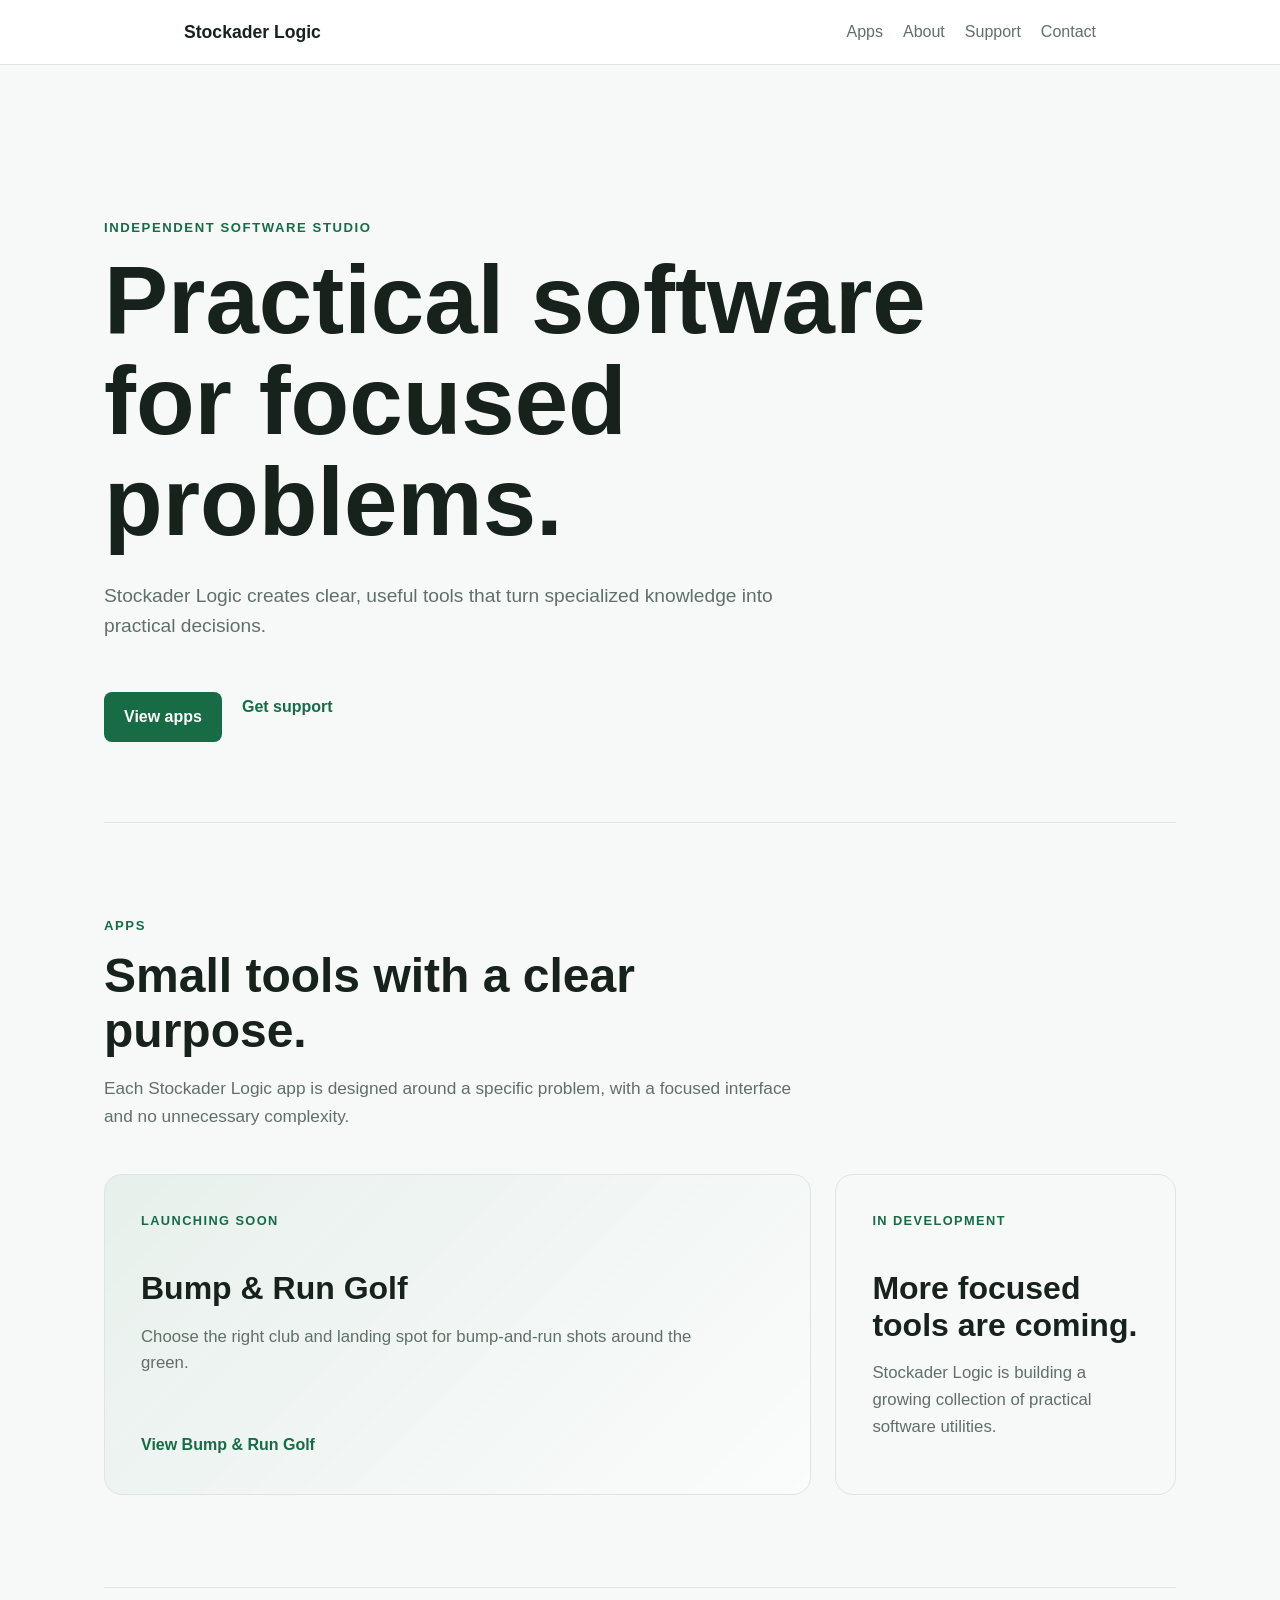
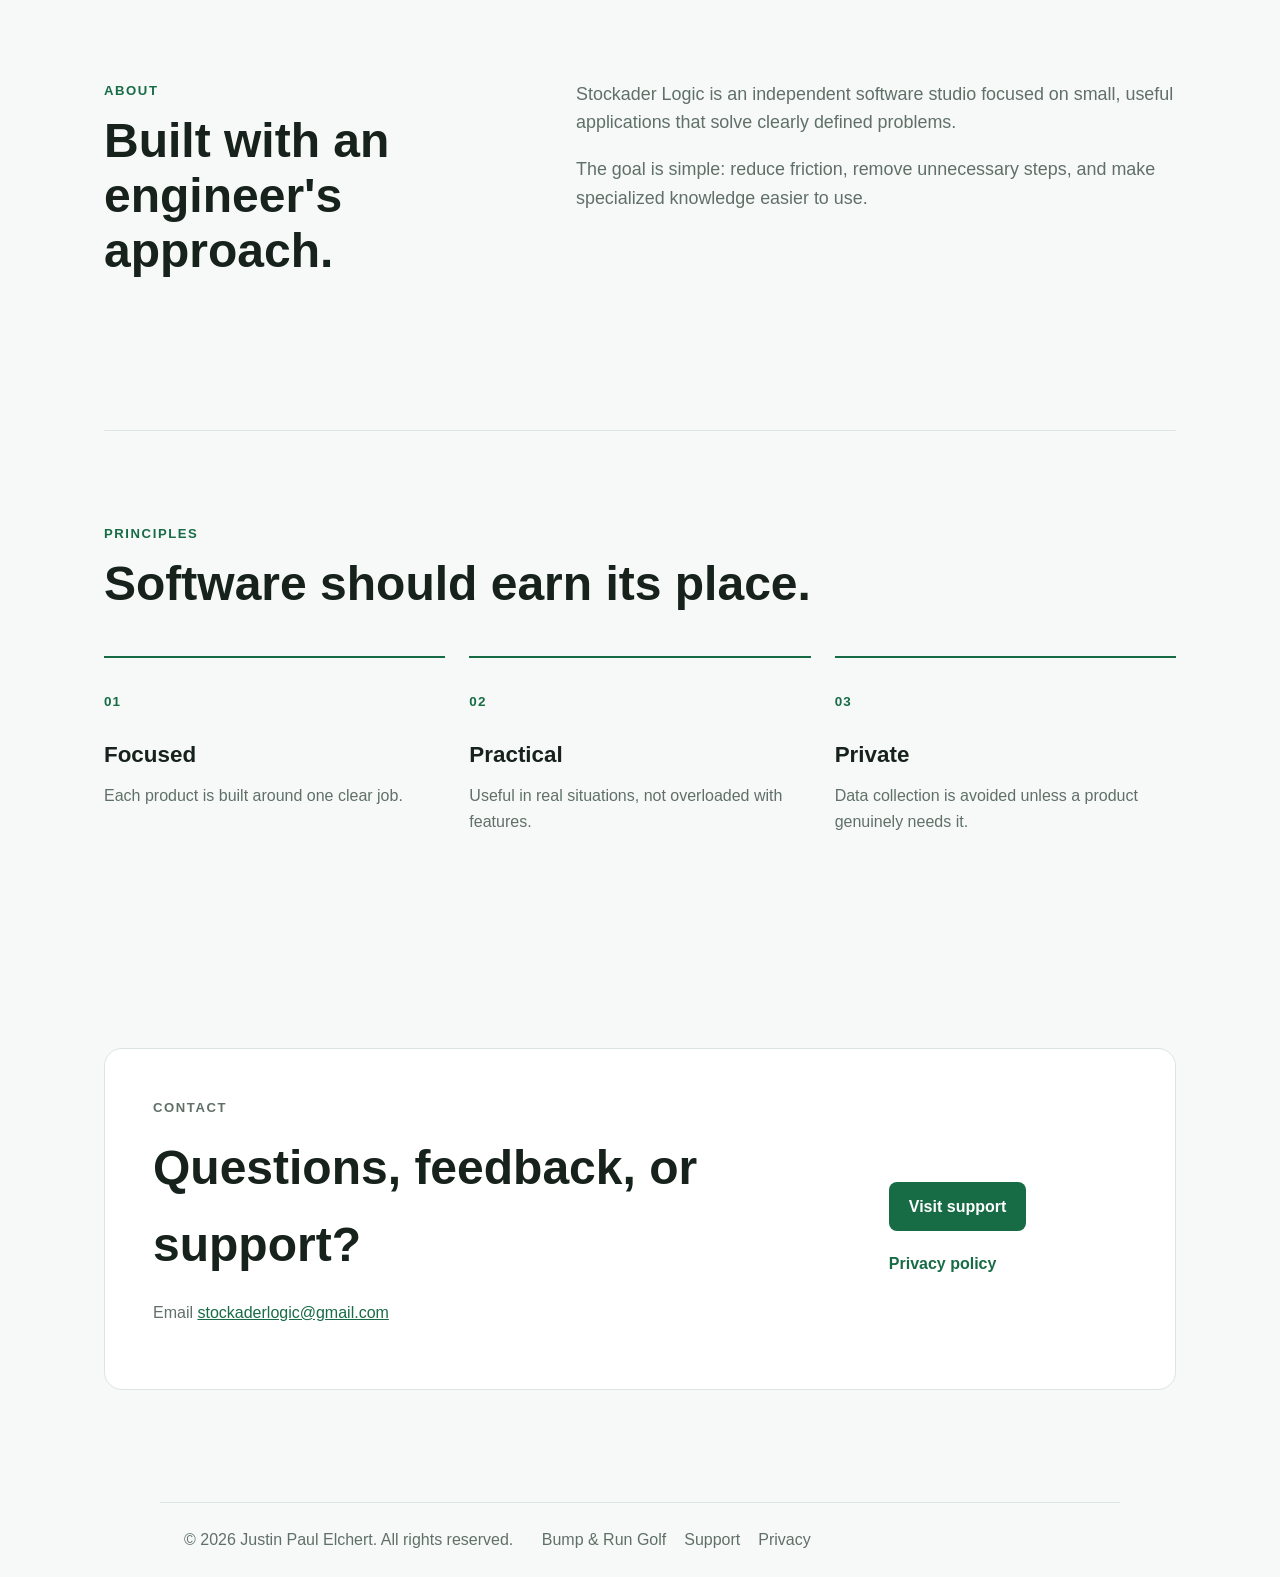
<file: index.html>
<!doctype html>
<html lang="en">
<head>
  <meta charset="utf-8">

  <meta
    name="viewport"
    content="width=device-width, initial-scale=1"
  >

  <meta
    name="description"
    content="Stockader Logic creates focused software utilities for practical problems."
  >

  <title>Stockader Logic</title>

  <link rel="stylesheet" href="/assets/css/style.css">
</head>

<body>
  <header>
    <nav>
      <a class="brand" href="/">Stockader Logic</a>

      <div>
        <a href="#apps">Apps</a>
        <a href="#about">About</a>
        <a href="/support/">Support</a>
        <a href="#contact">Contact</a>
      </div>
    </nav>
  </header>

  <main class="home-page">

    <!-- Hero -->
    <section class="home-hero">
      <div class="home-hero-copy">
        <p class="eyebrow">Independent software studio</p>

        <h1>Practical software for focused problems.</h1>

        <p class="lead">
          Stockader Logic creates clear, useful tools that turn specialized
          knowledge into practical decisions.
        </p>

        <div class="hero-actions">
          <a class="button" href="#apps">
            View apps
          </a>

          <a class="text-button" href="/support/">
            Get support
          </a>
        </div>
      </div>
    </section>

    <!-- Apps -->
    <section id="apps" class="home-section">
      <div class="section-heading">
        <p class="eyebrow">Apps</p>

        <h2>Small tools with a clear purpose.</h2>

        <p>
          Each Stockader Logic app is designed around a specific problem,
          with a focused interface and no unnecessary complexity.
        </p>
      </div>

      <div class="app-grid">
        <article class="app-card featured-app">
          <div>
            <p class="app-status">Launching soon</p>

            <h3>Bump & Run Golf</h3>

            <p>
              Choose the right club and landing spot for bump-and-run shots
              around the green.
            </p>
          </div>

          <a class="text-button" href="/bumpandrun/">
            View Bump & Run Golf
          </a>
        </article>

        <article class="app-card coming-soon-card">
          <div>
            <p class="app-status">In development</p>

            <h3>More focused tools are coming.</h3>

            <p>
              Stockader Logic is building a growing collection of practical
              software utilities.
            </p>
          </div>
        </article>
      </div>
    </section>

    <!-- About -->
    <section id="about" class="home-section about-section">
      <div class="section-heading">
        <p class="eyebrow">About</p>

        <h2>Built with an engineer's approach.</h2>
      </div>

      <div class="about-copy">
        <p>
          Stockader Logic is an independent software studio focused on small,
          useful applications that solve clearly defined problems.
        </p>

        <p>
          The goal is simple: reduce friction, remove unnecessary steps, and
          make specialized knowledge easier to use.
        </p>
      </div>
    </section>

    <!-- Principles -->
    <section class="home-section principles-section">
      <div class="section-heading">
        <p class="eyebrow">Principles</p>

        <h2>Software should earn its place.</h2>
      </div>

      <div class="principle-grid">
        <article>
          <span>01</span>
          <h3>Focused</h3>
          <p>
            Each product is built around one clear job.
          </p>
        </article>

        <article>
          <span>02</span>
          <h3>Practical</h3>
          <p>
            Useful in real situations, not overloaded with features.
          </p>
        </article>

        <article>
          <span>03</span>
          <h3>Private</h3>
          <p>
            Data collection is avoided unless a product genuinely needs it.
          </p>
        </article>
      </div>
    </section>

    <!-- Contact -->
    <section id="contact" class="home-contact">
      <div>
        <p class="eyebrow">Contact</p>

        <h2>Questions, feedback, or support?</h2>

        <p>
          Email
          <a href="mailto:stockaderlogic@gmail.com">
            stockaderlogic@gmail.com
          </a>
        </p>
      </div>

      <div class="contact-links">
        <a class="button" href="/support/">
          Visit support
        </a>

        <a class="text-button" href="/privacy/">
          Privacy policy
        </a>
      </div>
    </section>

  </main>

  <footer>
    <span>© 2026 Justin Paul Elchert. All rights reserved.</span>

    <span class="footer-links">
      <a href="/bumpandrun/">Bump & Run Golf</a>
      <a href="/support/">Support</a>
      <a href="/privacy/">Privacy</a>
    </span>
  </footer>
</body>
</html>
</file>
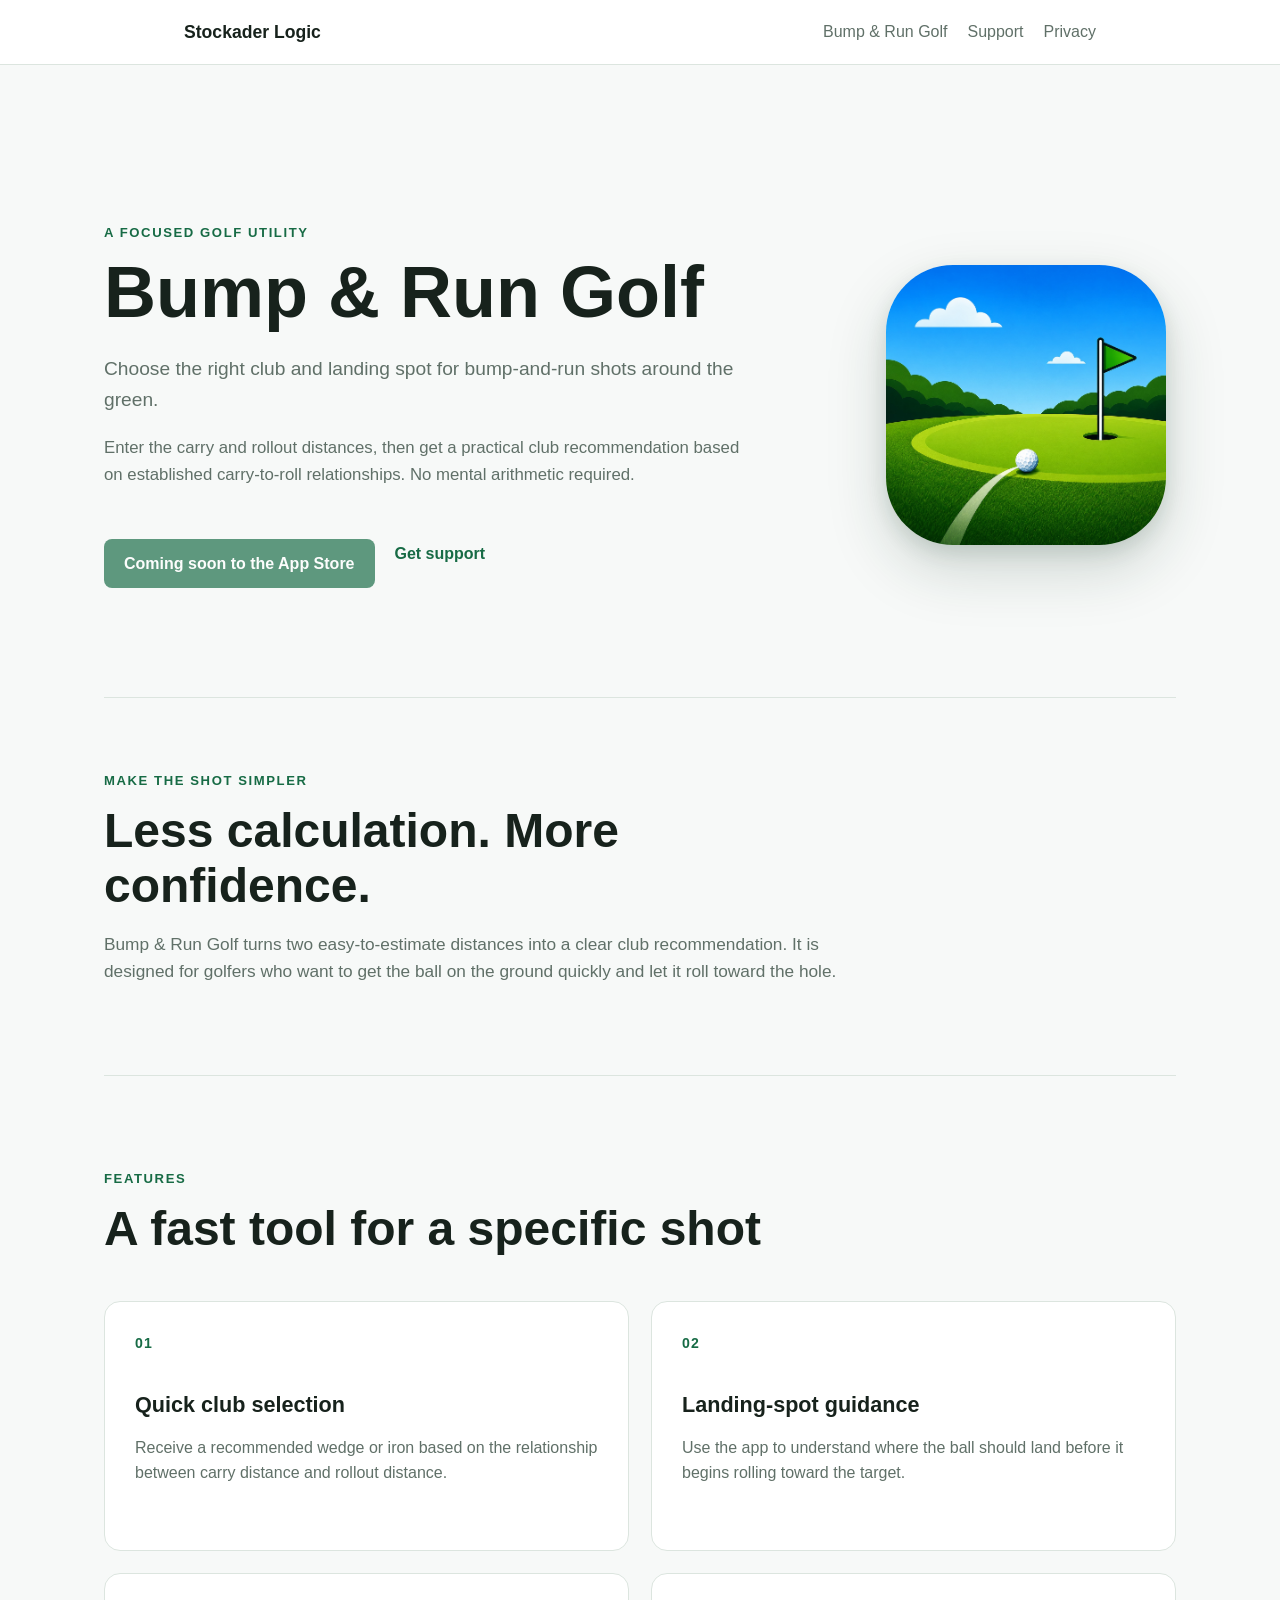
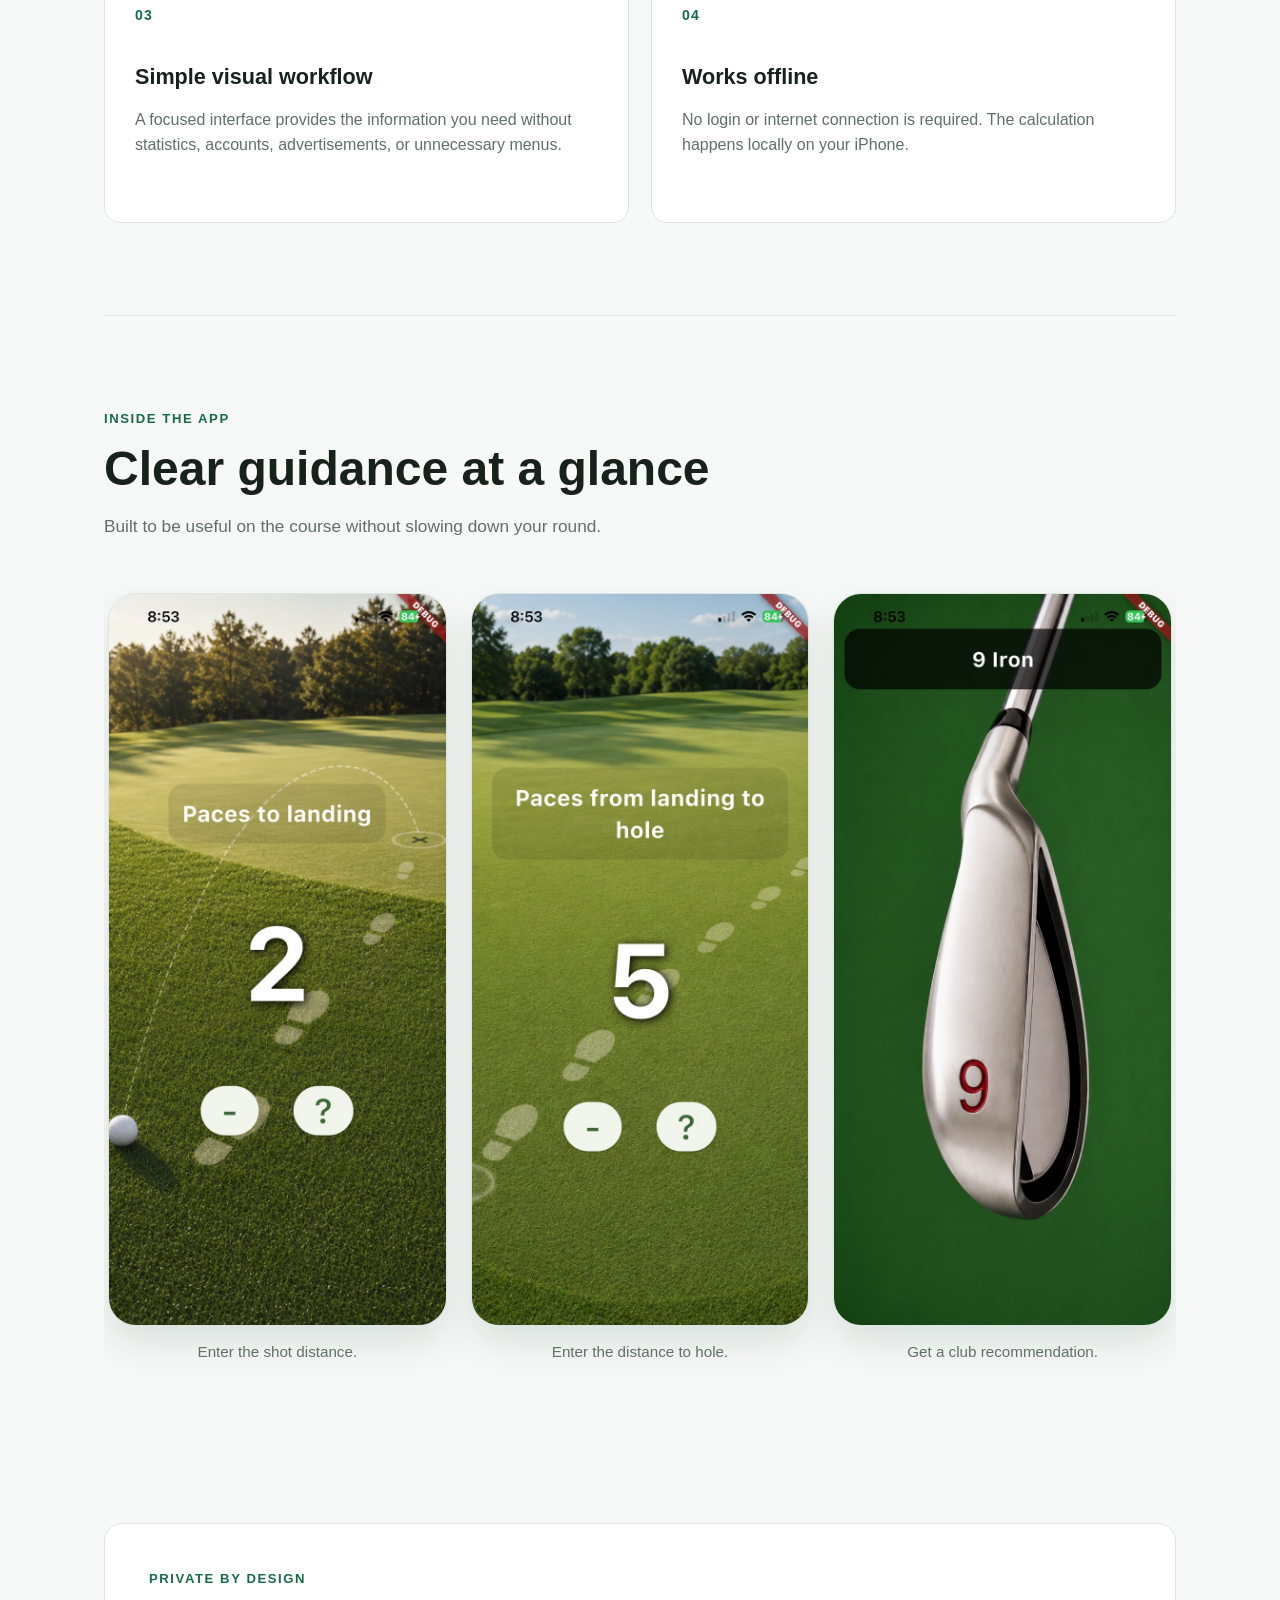
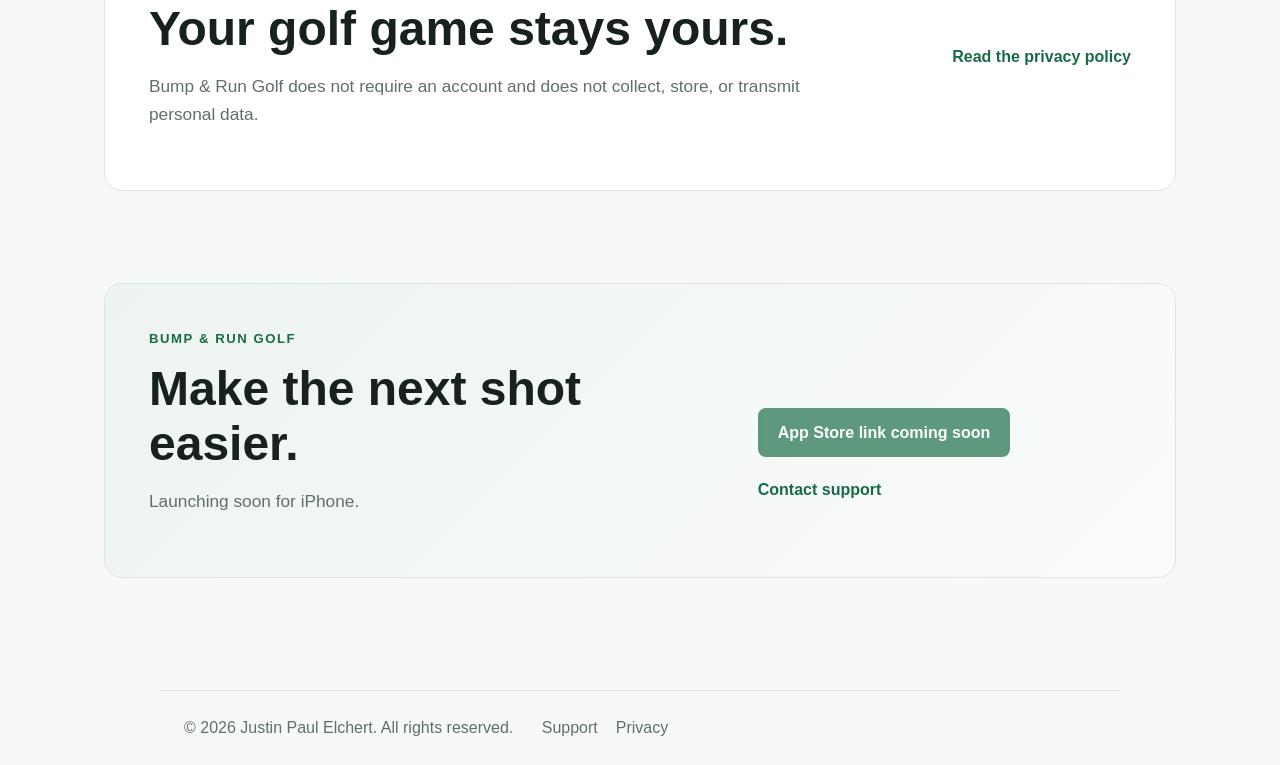
<file: bumpandrun/index.html>
<!doctype html>
<html lang="en">
<head>
  <meta charset="utf-8">

  <meta
    name="viewport"
    content="width=device-width, initial-scale=1"
  >

  <meta
    name="description"
    content="Bump & Run Golf helps golfers choose the right club and landing spot for chip shots around the green."
  >

  <title>Bump & Run Golf | Stockader Logic</title>

  <link rel="stylesheet" href="/assets/css/style.css">
</head>

<body>
  <header>
    <nav>
      <a class="brand" href="/">Stockader Logic</a>

      <div>
        <a href="/bumpandrun/">Bump & Run Golf</a>
        <a href="/support/">Support</a>
        <a href="/privacy/">Privacy</a>
      </div>
    </nav>
  </header>

  <main class="product-page">

    <!-- Hero -->
    <section class="product-hero">
      <div class="product-copy">
        <p class="eyebrow">A focused golf utility</p>

        <h1>Bump & Run Golf</h1>

        <p class="lead">
          Choose the right club and landing spot for bump-and-run shots
          around the green.
        </p>

        <p>
          Enter the carry and rollout distances, then get a practical club
          recommendation based on established carry-to-roll relationships.
          No mental arithmetic required.
        </p>

        <div class="hero-actions">
          <a
            class="button app-store-button disabled"
            href="#"
            aria-disabled="true"
          >
            Coming soon to the App Store
          </a>

          <a class="text-button" href="/support/">
            Get support
          </a>
        </div>
      </div>

      <div class="product-icon-wrap">
        <img
          class="product-icon"
          src="/assets/images/bumpandrun/app-icon.png"
          alt="Bump & Run Golf app icon"
        >
      </div>
    </section>

    <!-- Overview -->
    <section class="product-intro">
      <div>
        <p class="eyebrow">Make the shot simpler</p>

        <h2>Less calculation. More confidence.</h2>

        <p>
          Bump & Run Golf turns two easy-to-estimate distances into a clear
          club recommendation. It is designed for golfers who want to get
          the ball on the ground quickly and let it roll toward the hole.
        </p>
      </div>
    </section>

    <!-- Features -->
    <section class="feature-section">
      <div class="section-heading">
        <p class="eyebrow">Features</p>
        <h2>A fast tool for a specific shot</h2>
      </div>

      <div class="feature-grid">
        <article class="feature-card">
          <div class="feature-number">01</div>

          <h3>Quick club selection</h3>

          <p>
            Receive a recommended wedge or iron based on the relationship
            between carry distance and rollout distance.
          </p>
        </article>

        <article class="feature-card">
          <div class="feature-number">02</div>

          <h3>Landing-spot guidance</h3>

          <p>
            Use the app to understand where the ball should land before it
            begins rolling toward the target.
          </p>
        </article>

        <article class="feature-card">
          <div class="feature-number">03</div>

          <h3>Simple visual workflow</h3>

          <p>
            A focused interface provides the information you need without
            statistics, accounts, advertisements, or unnecessary menus.
          </p>
        </article>

        <article class="feature-card">
          <div class="feature-number">04</div>

          <h3>Works offline</h3>

          <p>
            No login or internet connection is required. The calculation
            happens locally on your iPhone.
          </p>
        </article>
      </div>
    </section>

    <!-- Screenshots -->
    <section class="screenshots-section">
      <div class="section-heading">
        <p class="eyebrow">Inside the app</p>
        <h2>Clear guidance at a glance</h2>

        <p>
          Built to be useful on the course without slowing down your round.
        </p>
      </div>

      <div class="screenshot-grid">
        <figure class="screenshot-card">
          <img
            src="/assets/images/bumpandrun/screenshot-1.png"
            alt="Bump & Run Golf shot input screen"
            loading="lazy"
          >

          <figcaption>
            Enter the shot distance.
          </figcaption>
        </figure>

        <figure class="screenshot-card">
          <img
            src="/assets/images/bumpandrun/screenshot-2.png"
            alt="Bump & Run Golf club recommendation screen"
            loading="lazy"
          >

          <figcaption>
            Enter the distance to hole.
          </figcaption>
        </figure>

        <figure class="screenshot-card">
          <img
            src="/assets/images/bumpandrun/screenshot-3.png"
            alt="Bump & Run Golf landing guidance screen"
            loading="lazy"
          >

          <figcaption>
            Get a club recommendation.
          </figcaption>
        </figure>

      </div>
    </section>

    <!-- Privacy -->
    <section class="privacy-callout">
      <div>
        <p class="eyebrow">Private by design</p>

        <h2>Your golf game stays yours.</h2>

        <p>
          Bump & Run Golf does not require an account and does not collect,
          store, or transmit personal data.
        </p>
      </div>

      <a class="text-button" href="/privacy/">
        Read the privacy policy
      </a>
    </section>

    <!-- Final CTA -->
    <section class="product-cta">
      <div>
        <p class="eyebrow">Bump & Run Golf</p>

        <h2>Make the next shot easier.</h2>

        <p>
          Launching soon for iPhone.
        </p>
      </div>

      <div class="cta-links">
        <a
          class="button disabled"
          href="#"
          aria-disabled="true"
        >
          App Store link coming soon
        </a>

        <a class="text-button" href="/support/">
          Contact support
        </a>
      </div>
    </section>

  </main>

  <footer>
    <span>© 2026 Justin Paul Elchert. All rights reserved.</span>

    <span class="footer-links">
      <a href="/support/">Support</a>
      <a href="/privacy/">Privacy</a>
    </span>
  </footer>
</body>
</html>
</file>
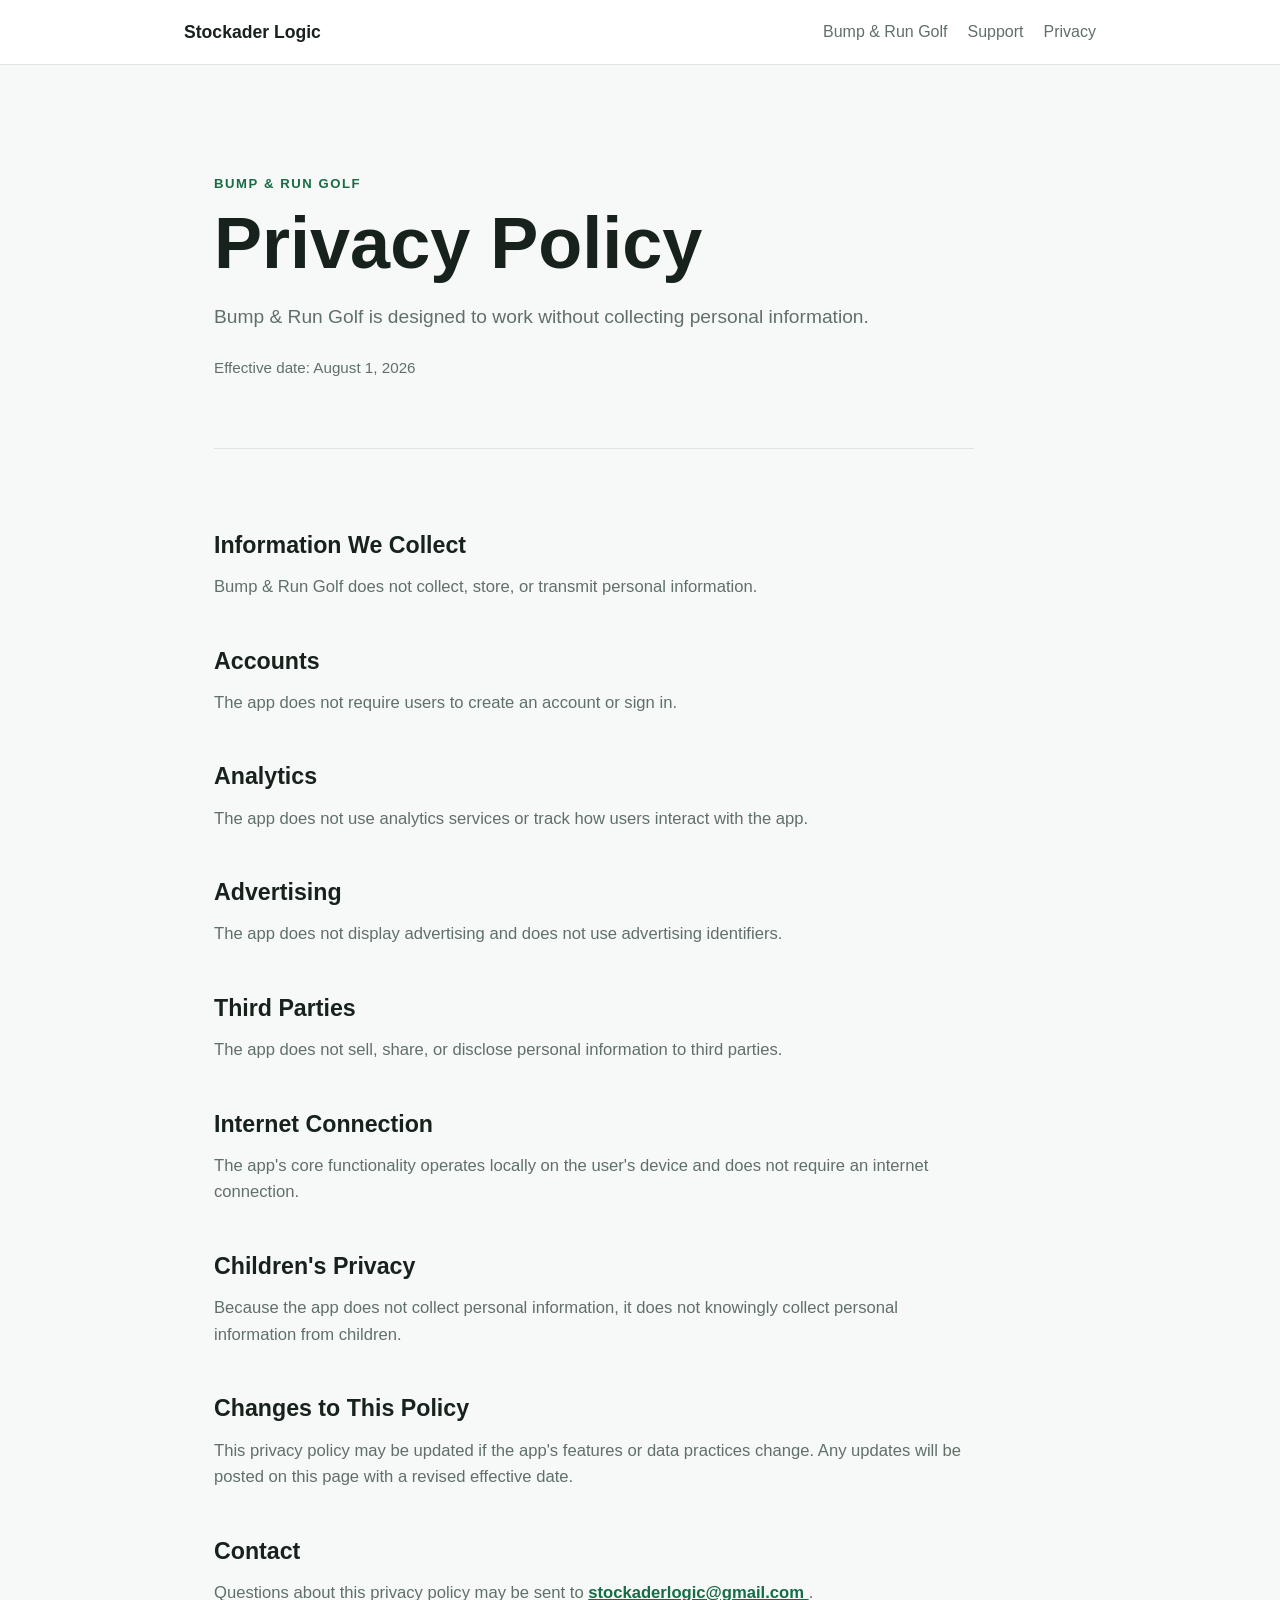
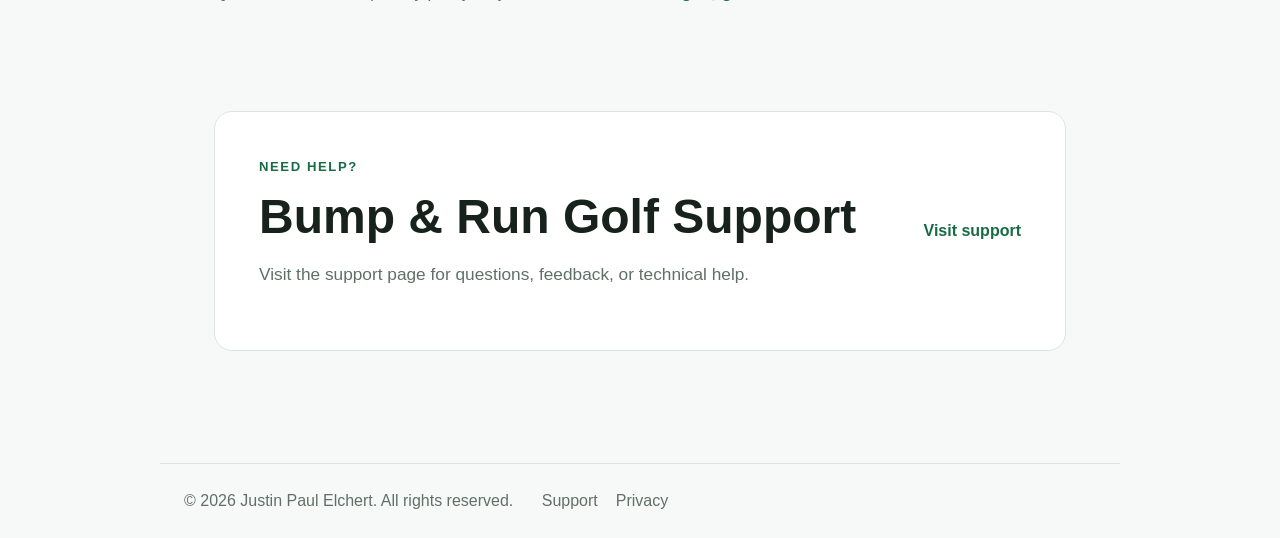
<file: privacy/index.html>
<!doctype html>
<html lang="en">
<head>
  <meta charset="utf-8">

  <meta
    name="viewport"
    content="width=device-width, initial-scale=1"
  >

  <meta
    name="description"
    content="Privacy policy for Bump & Run Golf."
  >

  <title>Privacy Policy | Bump & Run Golf</title>

  <link rel="stylesheet" href="/assets/css/style.css">
</head>

<body>
  <header>
    <nav>
      <a class="brand" href="/">Stockader Logic</a>

      <div>
        <a href="/bumpandrun/">Bump & Run Golf</a>
        <a href="/support/">Support</a>
        <a href="/privacy/">Privacy</a>
      </div>
    </nav>
  </header>

  <main class="policy-page">
    <section class="policy-header">
      <p class="eyebrow">Bump & Run Golf</p>

      <h1>Privacy Policy</h1>

      <p class="lead">
        Bump & Run Golf is designed to work without collecting personal
        information.
      </p>

      <p class="policy-date">
        Effective date: August 1, 2026
      </p>
    </section>

    <section class="policy-content">
      <h2>Information We Collect</h2>

      <p>
        Bump & Run Golf does not collect, store, or transmit personal
        information.
      </p>

      <h2>Accounts</h2>

      <p>
        The app does not require users to create an account or sign in.
      </p>

      <h2>Analytics</h2>

      <p>
        The app does not use analytics services or track how users interact
        with the app.
      </p>

      <h2>Advertising</h2>

      <p>
        The app does not display advertising and does not use advertising
        identifiers.
      </p>

      <h2>Third Parties</h2>

      <p>
        The app does not sell, share, or disclose personal information to
        third parties.
      </p>

      <h2>Internet Connection</h2>

      <p>
        The app's core functionality operates locally on the user's device
        and does not require an internet connection.
      </p>

      <h2>Children's Privacy</h2>

      <p>
        Because the app does not collect personal information, it does not
        knowingly collect personal information from children.
      </p>

      <h2>Changes to This Policy</h2>

      <p>
        This privacy policy may be updated if the app's features or data
        practices change. Any updates will be posted on this page with a
        revised effective date.
      </p>

      <h2>Contact</h2>

      <p>
        Questions about this privacy policy may be sent to
        <a href="mailto:stockaderlogic@gmail.com">
          stockaderlogic@gmail.com
        </a>.
      </p>
    </section>

    <section class="privacy-callout">
      <div>
        <p class="eyebrow">Need help?</p>

        <h2>Bump & Run Golf Support</h2>

        <p>
          Visit the support page for questions, feedback, or technical help.
        </p>
      </div>

      <a class="text-button" href="/support/">
        Visit support
      </a>
    </section>
  </main>

  <footer>
    <span>© 2026 Justin Paul Elchert. All rights reserved.</span>

    <span class="footer-links">
      <a href="/support/">Support</a>
      <a href="/privacy/">Privacy</a>
    </span>
  </footer>
</body>
</html>
</file>
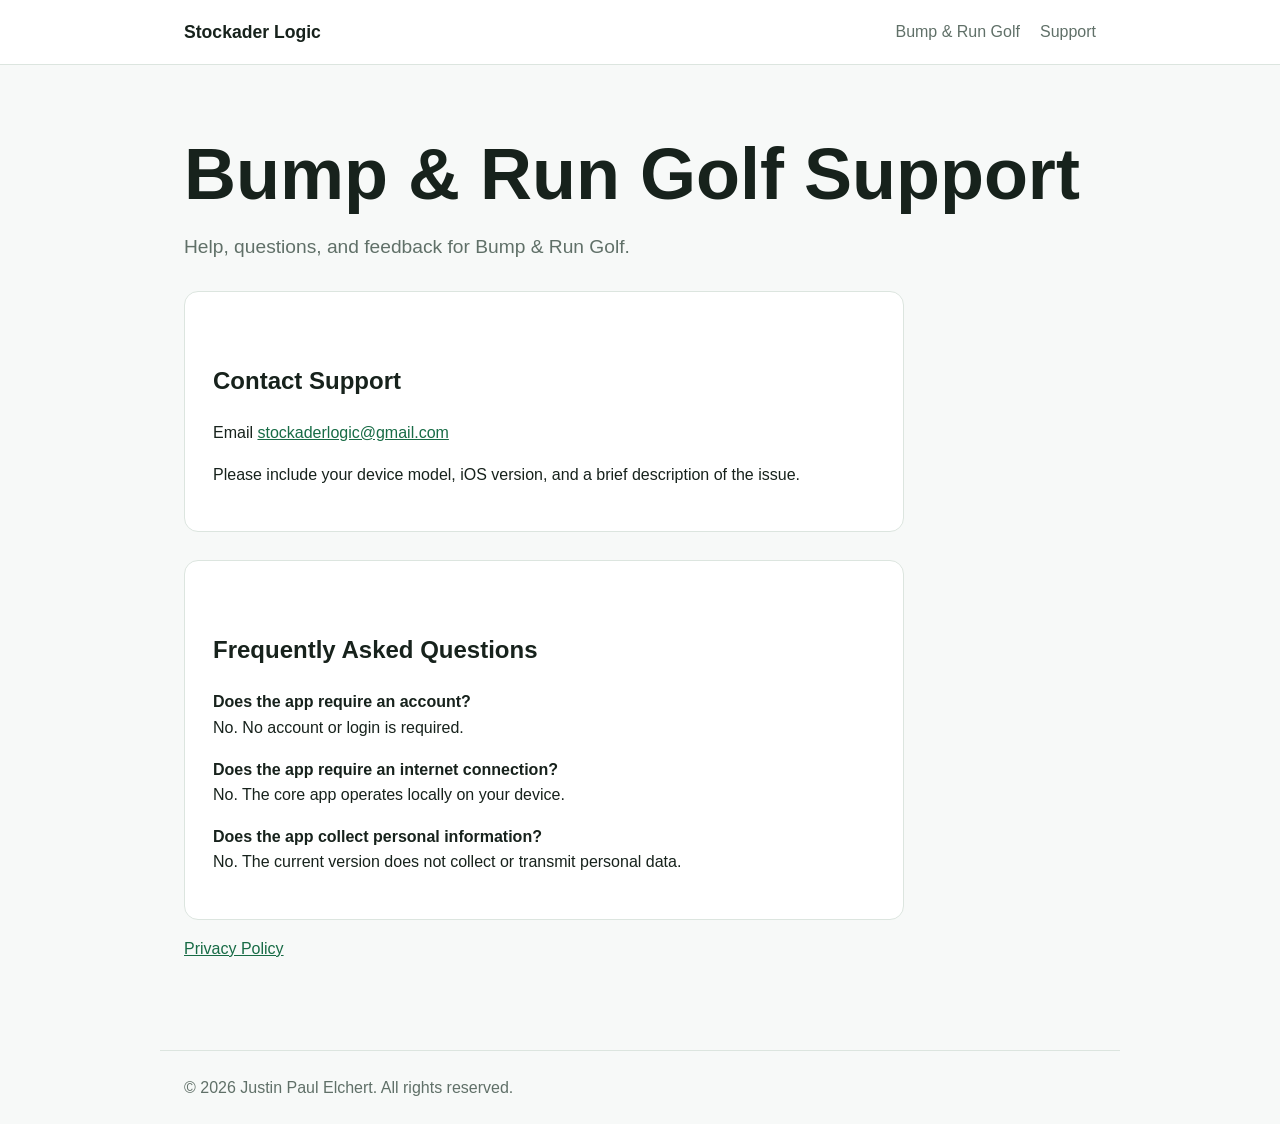
<file: support/index.html>
<!doctype html>
<html lang="en">
<head>
  <meta charset="utf-8">
  <meta name="viewport" content="width=device-width, initial-scale=1">
  <title>Bump & Run Golf Support | Stockader Logic</title>
  <link rel="stylesheet" href="/assets/css/style.css">
</head>

<body>
  <header>
    <nav>
      <a class="brand" href="/">Stockader Logic</a>

      <div>
        <a href="/bumpandrun/">Bump & Run Golf</a>
        <a href="/support/">Support</a>
      </div>
    </nav>
  </header>

  <main>
    <h1>Bump & Run Golf Support</h1>

    <p class="lead">
      Help, questions, and feedback for Bump & Run Golf.
    </p>

    <section class="card">
      <h2>Contact Support</h2>

      <p>
        Email
        <a href="mailto:stockaderlogic@gmail.com">
          stockaderlogic@gmail.com
        </a>
      </p>

      <p>
        Please include your device model, iOS version, and a brief
        description of the issue.
      </p>
    </section>

    <section class="card">
      <h2>Frequently Asked Questions</h2>

      <p>
        <strong>Does the app require an account?</strong><br>
        No. No account or login is required.
      </p>

      <p>
        <strong>Does the app require an internet connection?</strong><br>
        No. The core app operates locally on your device.
      </p>

      <p>
        <strong>Does the app collect personal information?</strong><br>
        No. The current version does not collect or transmit personal data.
      </p>
    </section>

    <p>
      <a href="/privacy/">Privacy Policy</a>
    </p>
  </main>

  <footer>
    © 2026 Justin Paul Elchert. All rights reserved.
  </footer>
</body>
</html>
</file>
<file: assets/css/style.css>
:root {
  --background: #f7f9f8;
  --surface: #ffffff;
  --text: #17221c;
  --muted: #607068;
  --green: #176b45;
  --green-dark: #0f4f33;
  --border: #dce5df;
  --max-width: 960px;
}

* {
  box-sizing: border-box;
}

body {
  margin: 0;
  background: var(--background);
  color: var(--text);
  font-family:
    Inter,
    -apple-system,
    BlinkMacSystemFont,
    "Segoe UI",
    sans-serif;
  line-height: 1.6;
}

header {
  background: var(--surface);
  border-bottom: 1px solid var(--border);
}

nav {
  max-width: var(--max-width);
  margin: auto;
  padding: 18px 24px;
  display: flex;
  align-items: center;
  justify-content: space-between;
}

.brand {
  color: var(--text);
  font-size: 1.1rem;
  font-weight: 700;
  text-decoration: none;
}

nav div {
  display: flex;
  gap: 20px;
}

nav div a {
  color: var(--muted);
  text-decoration: none;
}

nav div a:hover {
  color: var(--green);
}

main {
  max-width: var(--max-width);
  min-height: calc(100vh - 150px);
  margin: auto;
  padding: 72px 24px;
}

.hero {
  max-width: 720px;
  padding: 48px 0;
}

h1 {
  margin: 0 0 18px;
  font-size: clamp(2.4rem, 7vw, 4.5rem);
  line-height: 1.05;
}

h2 {
  margin-top: 42px;
}

.lead {
  max-width: 680px;
  color: var(--muted);
  font-size: 1.2rem;
}

.button {
  display: inline-block;
  margin-top: 20px;
  padding: 12px 20px;
  border-radius: 8px;
  background: var(--green);
  color: white;
  font-weight: 600;
  text-decoration: none;
}

.button:hover {
  background: var(--green-dark);
}

.card {
  max-width: 720px;
  margin-top: 28px;
  padding: 28px;
  background: var(--surface);
  border: 1px solid var(--border);
  border-radius: 14px;
}

a {
  color: var(--green);
}

footer {
  max-width: var(--max-width);
  margin: auto;
  padding: 24px;
  color: var(--muted);
  border-top: 1px solid var(--border);
}

@media (max-width: 600px) {
  nav {
    align-items: flex-start;
    gap: 14px;
    flex-direction: column;
  }

  main {
    padding-top: 40px;
  }
}

/* Bump & Run product page */

.product-page {
  max-width: 1120px;
}

.product-hero {
  min-height: 560px;
  display: grid;
  grid-template-columns: minmax(0, 1.4fr) minmax(260px, 0.6fr);
  align-items: center;
  gap: 72px;
  padding: 52px 0 76px;
}

.product-copy {
  max-width: 700px;
}

.product-copy h1 {
  margin-bottom: 24px;
}

.product-copy > p:not(.eyebrow):not(.lead) {
  max-width: 650px;
  color: var(--muted);
  font-size: 1.05rem;
}

.eyebrow {
  margin: 0 0 12px;
  color: var(--green);
  font-size: 0.82rem;
  font-weight: 750;
  letter-spacing: 0.12em;
  text-transform: uppercase;
}

.product-icon-wrap {
  display: flex;
  justify-content: center;
}

.product-icon {
  width: min(100%, 280px);
  border-radius: 24%;
  box-shadow:
    0 24px 60px rgba(20, 55, 37, 0.18),
    0 8px 20px rgba(20, 55, 37, 0.12);
}

.hero-actions,
.cta-links {
  display: flex;
  align-items: center;
  flex-wrap: wrap;
  gap: 20px;
  margin-top: 30px;
}

.text-button {
  display: inline-block;
  color: var(--green);
  font-weight: 650;
  text-decoration: none;
}

.text-button:hover {
  color: var(--green-dark);
  text-decoration: underline;
}

.button.disabled {
  cursor: default;
  opacity: 0.68;
  pointer-events: none;
}

.product-intro {
  padding: 72px 0;
  border-top: 1px solid var(--border);
  border-bottom: 1px solid var(--border);
}

.product-intro > div {
  max-width: 760px;
}

.product-intro h2,
.section-heading h2,
.privacy-callout h2,
.product-cta h2 {
  margin: 0 0 16px;
  font-size: clamp(2rem, 4vw, 3rem);
  line-height: 1.15;
}

.product-intro p:last-child,
.section-heading > p:last-child,
.privacy-callout p:last-child,
.product-cta p:last-child {
  color: var(--muted);
  font-size: 1.08rem;
}

.feature-section,
.screenshots-section {
  padding: 92px 0;
}

.section-heading {
  max-width: 720px;
  margin-bottom: 44px;
}

.feature-grid {
  display: grid;
  grid-template-columns: repeat(2, minmax(0, 1fr));
  gap: 22px;
}

.feature-card {
  min-height: 250px;
  padding: 30px;
  background: var(--surface);
  border: 1px solid var(--border);
  border-radius: 16px;
}

.feature-number {
  margin-bottom: 34px;
  color: var(--green);
  font-size: 0.88rem;
  font-weight: 750;
  letter-spacing: 0.08em;
}

.feature-card h3 {
  margin: 0 0 12px;
  font-size: 1.35rem;
}

.feature-card p {
  margin: 0;
  color: var(--muted);
}

.screenshots-section {
  border-top: 1px solid var(--border);
}

.screenshot-grid {
  display: grid;
  grid-template-columns: repeat(3, minmax(220px, 1fr));
  gap: 24px;
  overflow-x: auto;
  padding: 8px 4px 26px;
  scroll-snap-type: x proximity;
}

.screenshot-card {
  min-width: 220px;
  margin: 0;
  scroll-snap-align: start;
}

.screenshot-card img {
  display: block;
  width: 100%;
  aspect-ratio: 9 / 19.5;
  object-fit: cover;
  background: #e5ebe7;
  border: 1px solid var(--border);
  border-radius: 28px;
  box-shadow: 0 18px 36px rgba(20, 55, 37, 0.12);
}

.screenshot-card figcaption {
  padding: 14px 4px 0;
  color: var(--muted);
  font-size: 0.95rem;
  text-align: center;
}

.privacy-callout,
.product-cta {
  display: flex;
  align-items: center;
  justify-content: space-between;
  gap: 48px;
  margin: 40px 0;
  padding: 44px;
  background: var(--surface);
  border: 1px solid var(--border);
  border-radius: 18px;
}

.privacy-callout > div,
.product-cta > div:first-child {
  max-width: 700px;
}

.product-cta {
  margin-top: 92px;
  margin-bottom: 40px;
  background:
    linear-gradient(
      135deg,
      rgba(23, 107, 69, 0.08),
      rgba(23, 107, 69, 0.02)
    ),
    var(--surface);
}

.footer-links {
  display: inline-flex;
  gap: 18px;
  margin-left: 24px;
}

.footer-links a {
  color: var(--muted);
  text-decoration: none;
}

.footer-links a:hover {
  color: var(--green);
}

@media (max-width: 850px) {
  .product-hero {
    grid-template-columns: 1fr;
    gap: 42px;
  }

  .product-icon-wrap {
    order: -1;
    justify-content: flex-start;
  }

  .product-icon {
    width: 180px;
  }

  .feature-grid {
    grid-template-columns: 1fr;
  }

  .privacy-callout,
  .product-cta {
    align-items: flex-start;
    flex-direction: column;
  }
}

@media (max-width: 600px) {
  .product-hero {
    min-height: auto;
    padding-top: 24px;
  }

  .product-icon {
    width: 132px;
    border-radius: 28px;
  }

  .feature-section,
  .screenshots-section {
    padding: 64px 0;
  }

  .feature-card {
    min-height: auto;
  }

  .privacy-callout,
  .product-cta {
    padding: 28px;
  }

  .footer-links {
    display: flex;
    margin: 12px 0 0;
  }
}

/* Privacy policy */

.policy-page {
  max-width: 900px;
}

.policy-header {
  max-width: 760px;
  padding: 36px 0 52px;
  border-bottom: 1px solid var(--border);
}

.policy-header h1 {
  margin-bottom: 20px;
}

.policy-date {
  margin-top: 24px;
  color: var(--muted);
  font-size: 0.95rem;
}

.policy-content {
  max-width: 760px;
  padding: 36px 0 64px;
}

.policy-content h2 {
  margin: 42px 0 10px;
  font-size: 1.45rem;
}

.policy-content p {
  margin: 0;
  color: var(--muted);
  font-size: 1.04rem;
}

.policy-content a {
  font-weight: 600;
}

/* Home page */

.home-page {
  max-width: 1120px;
}

.home-hero {
  min-height: 620px;
  display: flex;
  align-items: center;
  padding: 80px 0;
}

.home-hero-copy {
  max-width: 850px;
}

.home-hero h1 {
  max-width: 900px;
  margin-bottom: 28px;
  font-size: clamp(3rem, 8vw, 6rem);
}

.home-hero .lead {
  max-width: 720px;
}

.home-section {
  padding: 92px 0;
  border-top: 1px solid var(--border);
}

.app-grid {
  display: grid;
  grid-template-columns: 1.35fr 0.65fr;
  gap: 24px;
}

.app-card {
  min-height: 320px;
  padding: 36px;
  display: flex;
  flex-direction: column;
  justify-content: space-between;
  background: var(--surface);
  border: 1px solid var(--border);
  border-radius: 18px;
}

.featured-app {
  background:
    linear-gradient(
      135deg,
      rgba(23, 107, 69, 0.1),
      rgba(23, 107, 69, 0.02)
    ),
    var(--surface);
}

.app-status {
  margin: 0 0 38px;
  color: var(--green);
  font-size: 0.8rem;
  font-weight: 750;
  letter-spacing: 0.11em;
  text-transform: uppercase;
}

.app-card h3 {
  margin: 0 0 14px;
  font-size: 2rem;
  line-height: 1.15;
}

.app-card p:not(.app-status) {
  max-width: 560px;
  color: var(--muted);
  font-size: 1.05rem;
}

.coming-soon-card {
  background: transparent;
}

.about-section {
  display: grid;
  grid-template-columns: 0.8fr 1.2fr;
  gap: 72px;
}

.about-copy {
  max-width: 680px;
}

.about-copy p {
  margin-top: 0;
  color: var(--muted);
  font-size: 1.12rem;
}

.principle-grid {
  display: grid;
  grid-template-columns: repeat(3, 1fr);
  gap: 24px;
}

.principle-grid article {
  padding: 30px 0;
  border-top: 2px solid var(--green);
}

.principle-grid span {
  color: var(--green);
  font-size: 0.84rem;
  font-weight: 750;
  letter-spacing: 0.08em;
}

.principle-grid h3 {
  margin: 24px 0 10px;
  font-size: 1.4rem;
}

.principle-grid p {
  margin: 0;
  color: var(--muted);
}

.home-contact {
  margin: 92px 0 40px;
  padding: 48px;
  display: flex;
  align-items: center;
  justify-content: space-between;
  gap: 48px;
  background: var(--surface);
  border: 1px solid var(--border);
  border-radius: 18px;
}

.home-contact h2 {
  margin: 0 0 14px;
  font-size: clamp(2rem, 4vw, 3rem);
}

.home-contact p {
  color: var(--muted);
}

.contact-links {
  display: flex;
  align-items: center;
  flex-wrap: wrap;
  gap: 20px;
}

@media (max-width: 850px) {
  .app-grid,
  .about-section,
  .principle-grid {
    grid-template-columns: 1fr;
  }

  .about-section {
    gap: 24px;
  }

  .home-contact {
    align-items: flex-start;
    flex-direction: column;
  }
}

@media (max-width: 600px) {
  .home-hero {
    min-height: auto;
    padding: 54px 0 72px;
  }

  .home-section {
    padding: 64px 0;
  }

  .app-card {
    min-height: auto;
    padding: 28px;
  }

  .home-contact {
    padding: 28px;
  }
}
</file>
